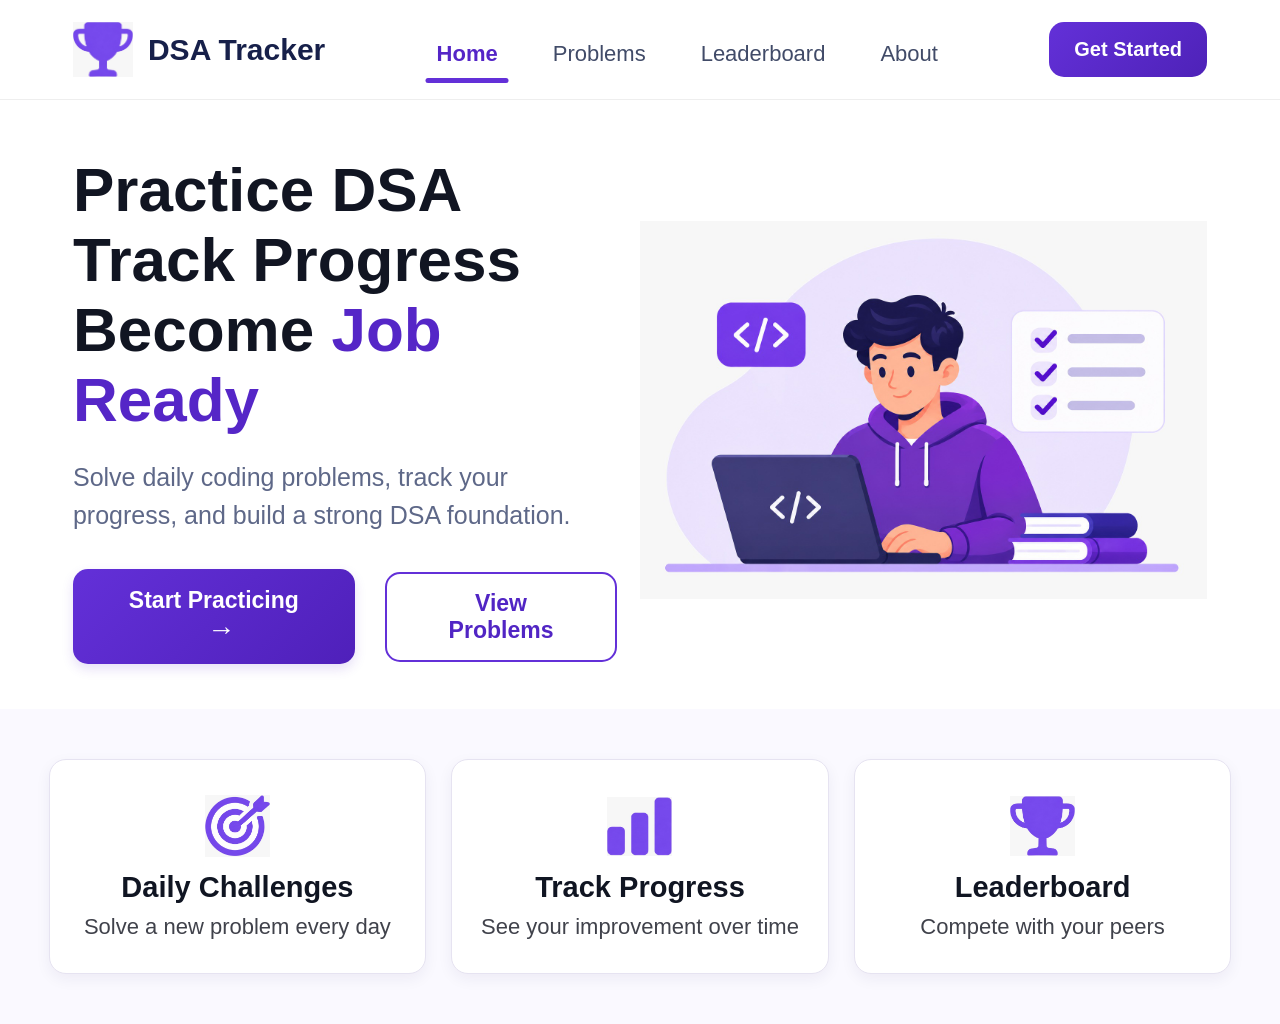
<file: Students Submission/2601031_Harshika_Chhoundiya/Task1/index.html>
<!DOCTYPE html>
<html lang="en">

<head>
    <meta charset="UTF-8">

    <!-- Makes the website responsive on mobile -->
    <meta name="viewport" content="width=device-width, initial-scale=1.0">

    <title>DSA Tracker</title>

    <!-- Connect HTML with CSS -->
    <link rel="stylesheet" href="style.css">
</head>

<body>

    <!--NAVIGATION BAR-->

    <header class="navbar">

        <!-- Logo and website name -->
        <div class="logo-section">

            <img src="images/01.png.jpeg" alt="DSA Logo">

            <h2>DSA Tracker</h2>

        </div>


        <!-- Navigation links -->
        <nav>

            <a href="#" class="active">Home</a>

            <a href="#">Problems</a>

            <a href="#">Leaderboard</a>

            <a href="#">About</a>

        </nav>


        <!-- Get Started button -->
        <button class="get-started">
            Get Started
        </button>

    </header>

    <!--HERO SECTION -->

    <section class="hero">

        <!-- LEFT SIDE -->
        <div class="hero-content">

            <h1>
                Practice DSA<br>
                Track Progress<br>
                Become <span>Job Ready</span>
            </h1>


            <p>
                Solve daily coding problems, track your progress,
                and build a strong DSA foundation.
            </p>


            <!-- Buttons -->
            <div class="buttons">

                <button class="primary-btn">
                    Start Practicing
                    <span>→</span>
                </button>

                <button class="secondary-btn">
                    View Problems
                </button>

            </div>

        </div>



        <!-- RIGHT SIDE -->
        <div class="hero-image">

            <img src="images/05.png.jpeg"
                 alt="Student practicing coding">

        </div>

    </section>



    <!--FEATURES SECTION-->

    <section class="features">

        <!-- Feature 1 -->
        <div class="feature-card">

            <img src="images/03.png.jpeg"
                 alt="Target icon">

            <h2>
                Daily Challenges
            </h2>

            <p>
                Solve a new problem every day
            </p>

        </div>



        <!-- Feature 2 -->
        <div class="feature-card">

            <img src="images/02.png.jpeg"
                 alt="Progress icon">

            <h2>
                Track Progress
            </h2>

            <p>
                See your improvement over time
            </p>

        </div>



        <!-- Feature 3 -->
        <div class="feature-card">

            <img src="images/01.png.jpeg"
                 alt="Trophy icon">

            <h2>
                Leaderboard
            </h2>

            <p>
                Compete with your peers
            </p>

        </div>

    </section>

</body>

</html>
</file>
<file: Students Submission/2601031_Harshika_Chhoundiya/Task1/style.css>
/*  BASIC RESET
*/
/* Removes default browser spacing */
* {
    margin: 0;
    padding: 0;
    box-sizing: border-box;
}


/* Main body */
body {
    font-family: Arial, Helvetica, sans-serif;

    background-color: white;

    color: #101426;
}


/* NAVIGATION BAR */

.navbar {
    height: 100px;

    display: flex;

    align-items: center;

    justify-content: space-between;

    padding: 0 5.7%;

    border-bottom: 1px solid #eeeeee;

    background-color: white;
}


/* Logo area */
.logo-section {
    display: flex;

    align-items: center;

    gap: 15px;
}


/* Graduation cap */
.logo-section img {
    width: 60px;

    height: 60px;

    object-fit: contain;
}


/* DSA Tracker text */
.logo-section h2 {
    font-size: 30px;

    color: #17204a;

    font-weight: 700;
}


/*NAVIGATION LINKS*/

nav {
    display: flex;

    align-items: center;

    gap: 55px;
}


nav a {
    text-decoration: none;

    color: #414b68;

    font-size: 22px;

    font-weight: 500;

    padding: 36px 0 28px;

    position: relative;
}


/* Active Home link */
nav a.active {
    color: #5425c7;

    font-weight: 700;
}


/* Purple line under Home */
nav a.active::after {
    content: "";

    position: absolute;

    bottom: 12px;

    left: 50%;

    transform: translateX(-50%);

    width: 83px;

    height: 5px;

    background-color: #6330d8;

    border-radius: 10px;
}


/* GET STARTED BUTTON*/

.get-started {
    border: none;

    background: linear-gradient(
        135deg,
        #6330d8,
        #4e22b8
    );

    color: white;

    font-size: 20px;

    font-weight: bold;

    padding: 16px 25px;

    border-radius: 15px;

    cursor: pointer;
}


/* HERO SECTION */

.hero {
    min-height: 608px;

    display: flex;

    align-items: center;

    justify-content: space-between;

    padding: 55px 5.7% 45px;

    background-color: white;
}


/* Left side of hero */
.hero-content {
    width: 48%;
}


/* Main heading */
.hero-content h1 {
    font-size: 62px;

    line-height: 1.13;

    font-weight: 800;

    color: #111522;

    margin-bottom: 24px;
}


/* Purple "Job Ready" */
.hero-content h1 span {
    color: #5526c7;
}


/* Description */
.hero-content p {
    color: #5e6888;

    font-size: 25px;

    line-height: 1.5;

    max-width: 650px;

    margin-bottom: 35px;
}


/*HERO BUTTONS*/

.buttons {
    display: flex;

    gap: 30px;

    align-items: center;
}


/* First button */
.primary-btn {
    background: linear-gradient(
        135deg,
        #6330d8,
        #4f20ba
    );

    color: white;

    border: none;

    padding: 18px 37px;

    font-size: 23px;

    font-weight: bold;

    border-radius: 15px;

    cursor: pointer;

    box-shadow: 0 5px 12px rgba(89, 40, 200, 0.15);
}


/* Arrow */
.primary-btn span {
    margin-left: 15px;

    font-size: 28px;
}


/* Second button */
.secondary-btn {
    background-color: white;

    color: #5125c4;

    border: 2px solid #6330d8;

    padding: 16px 37px;

    font-size: 23px;

    font-weight: bold;

    border-radius: 15px;

    cursor: pointer;
}


/*HERO IMAGE*/

.hero-image {
    width: 50%;

    display: flex;

    justify-content: center;

    align-items: center;
}


/* Student illustration */
.hero-image img {
    width: 100%;

    max-width: 680px;

    height: auto;

    object-fit: contain;
}


/*FEATURES SECTION*/

.features {
    min-height: 315px;

    background-color: #faf9ff;

    display: flex;

    justify-content: space-between;

    gap: 25px;

    padding: 50px 3.8%;
}


/* FEATURE CARD */

.feature-card {
    width: 32%;

    min-height: 215px;

    background-color: white;

    border: 1px solid #e6e3f1;

    border-radius: 17px;

    display: flex;

    flex-direction: column;

    align-items: center;

    justify-content: center;

    text-align: center;

    box-shadow: 0 5px 15px rgba(30, 20, 80, 0.06);

    padding: 25px;
}


/* Feature image */
.feature-card img {
    width: 65px;

    height: 65px;

    object-fit: contain;

    margin-bottom: 12px;
}


/* Feature heading */
.feature-card h2 {
    font-size: 29px;

    color: #101522;

    margin-bottom: 10px;
}


/* Feature description */
.feature-card p {
    font-size: 22px;

    color: #40424b;
}


/*HOVER EFFECTS*/

.get-started:hover,
.primary-btn:hover {
    transform: translateY(-2px);

    box-shadow: 0 8px 20px rgba(89, 40, 200, 0.25);
}


.secondary-btn:hover {
    background-color: #6330d8;

    color: white;
}


nav a:hover {
    color: #5425c7;
}


.feature-card:hover {
    transform: translateY(-5px);

    transition: 0.3s;
}


/* RESPONSIVE DESIG*/

/* For tablets and smaller screens */
@media (max-width: 1000px) {

    .navbar {
        padding: 0 30px;
    }

    nav {
        gap: 25px;
    }

    nav a {
        font-size: 18px;
    }

    .hero {
        padding: 50px 30px;

        flex-direction: column;
    }

    .hero-content {
        width: 100%;

        text-align: center;
    }

    .hero-content h1 {
        font-size: 48px;
    }

    .hero-content p {
        margin-left: auto;

        margin-right: auto;
    }

    .buttons {
        justify-content: center;
    }

    .hero-image {
        width: 100%;

        margin-top: 40px;
    }

    .features {
        padding: 40px 30px;
    }
}


/* For mobile phones */
@media (max-width: 700px) {

    /* Navbar */
    .navbar {
        height: auto;

        padding: 20px;

        flex-direction: column;

        gap: 20px;
    }


    .logo-section h2 {
        font-size: 25px;
    }


    nav {
        gap: 20px;

        flex-wrap: wrap;

        justify-content: center;
    }


    nav a {
        font-size: 16px;

        padding: 5px;
    }


    nav a.active::after {
        display: none;
    }


    .get-started {
        font-size: 16px;

        padding: 12px 20px;
    }


    /* Hero */
    .hero {
        padding: 40px 20px;
    }


    .hero-content h1 {
        font-size: 38px;
    }


    .hero-content p {
        font-size: 18px;
    }


    .buttons {
        flex-direction: column;

        width: 100%;
    }


    .primary-btn,
    .secondary-btn {
        width: 100%;

        font-size: 18px;
    }


    .hero-image img {
        width: 100%;
    }


    /* Features */
    .features {
        flex-direction: column;

        padding: 30px 20px;
    }


    .feature-card {
        width: 100%;
    }
}
</file>
